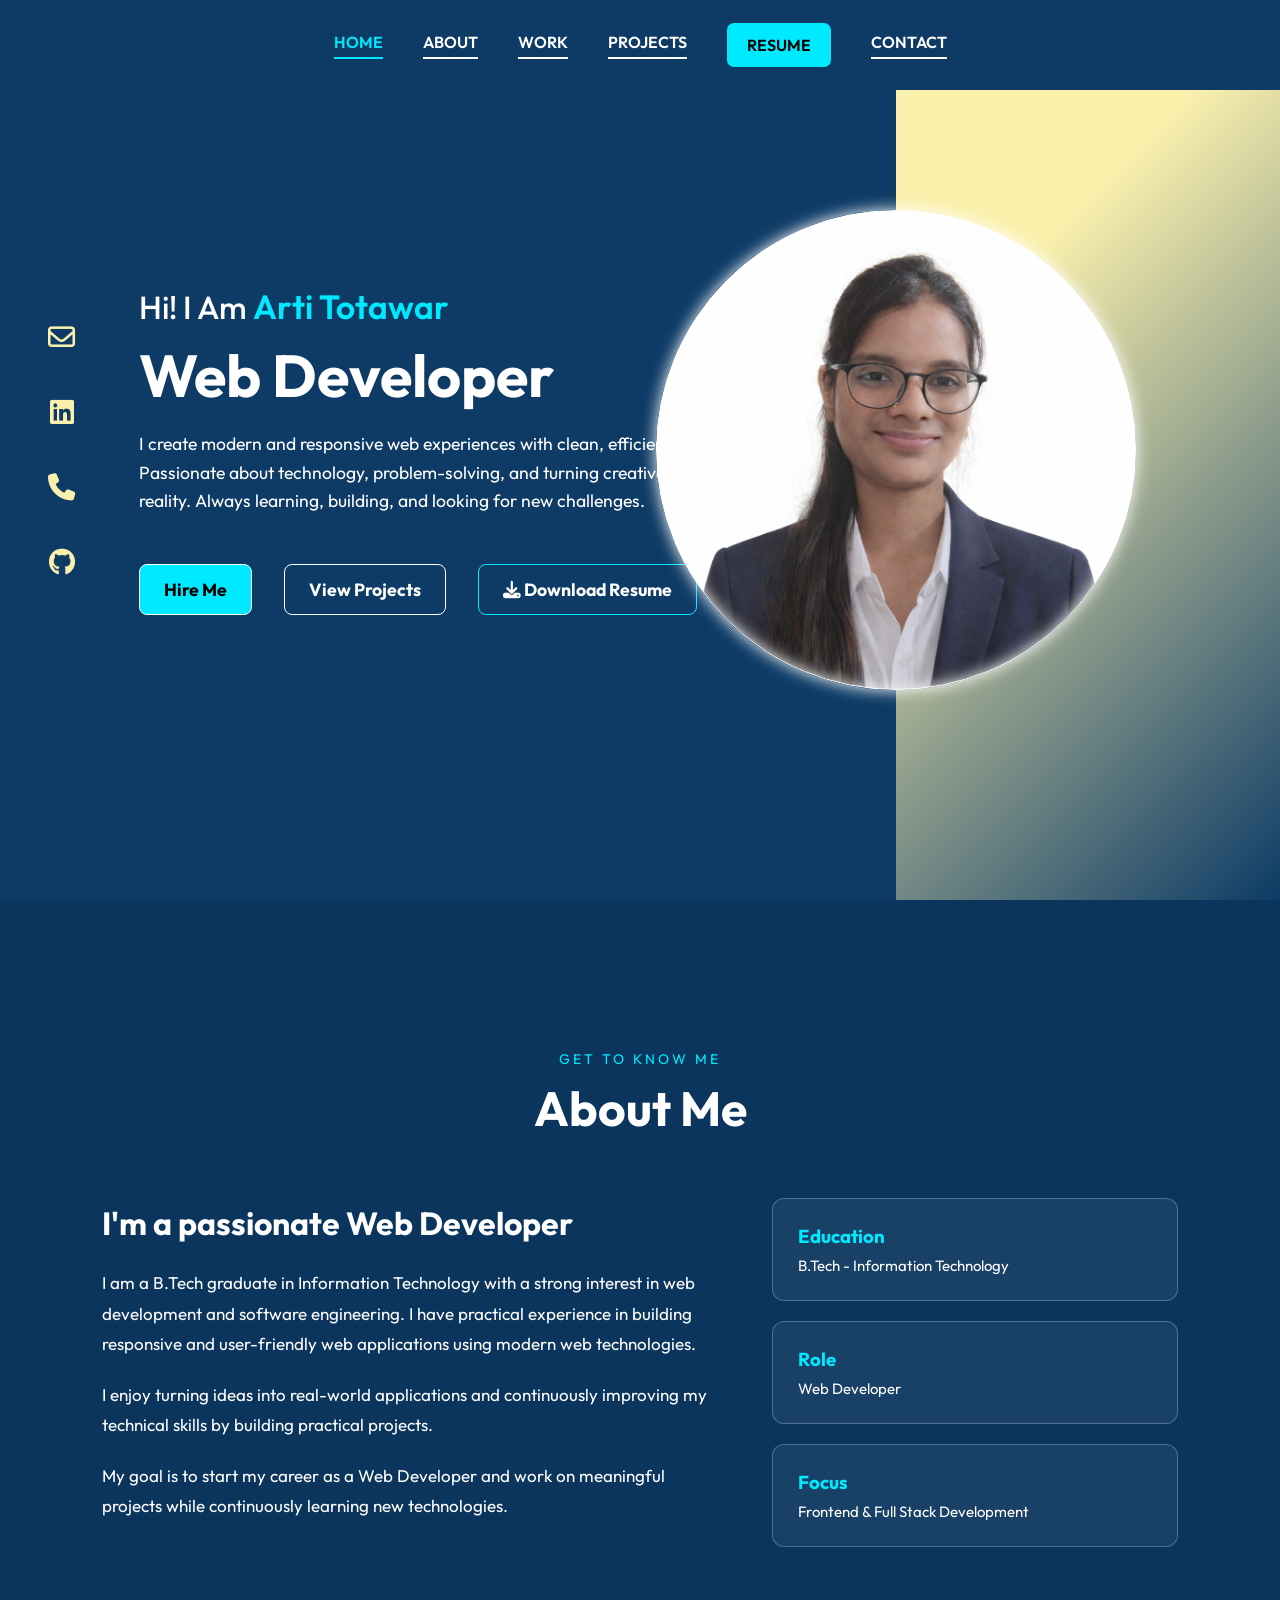
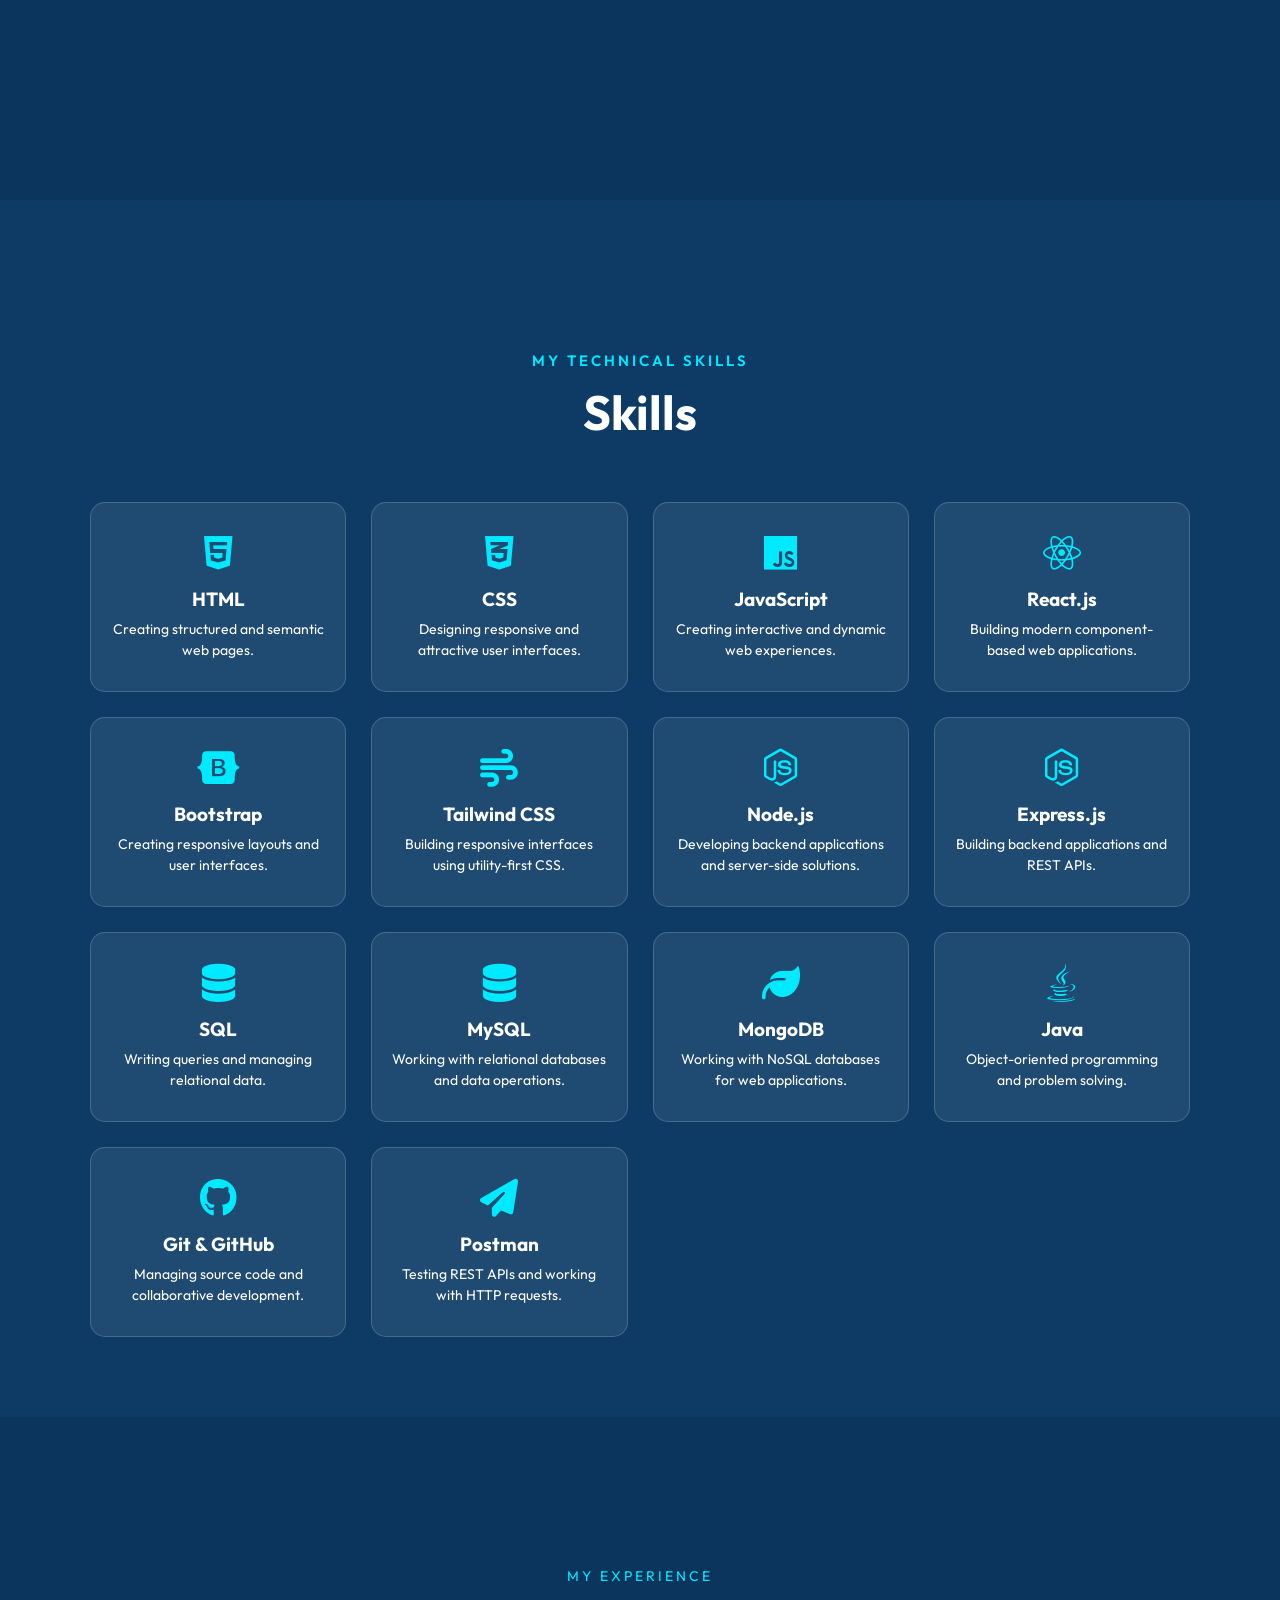
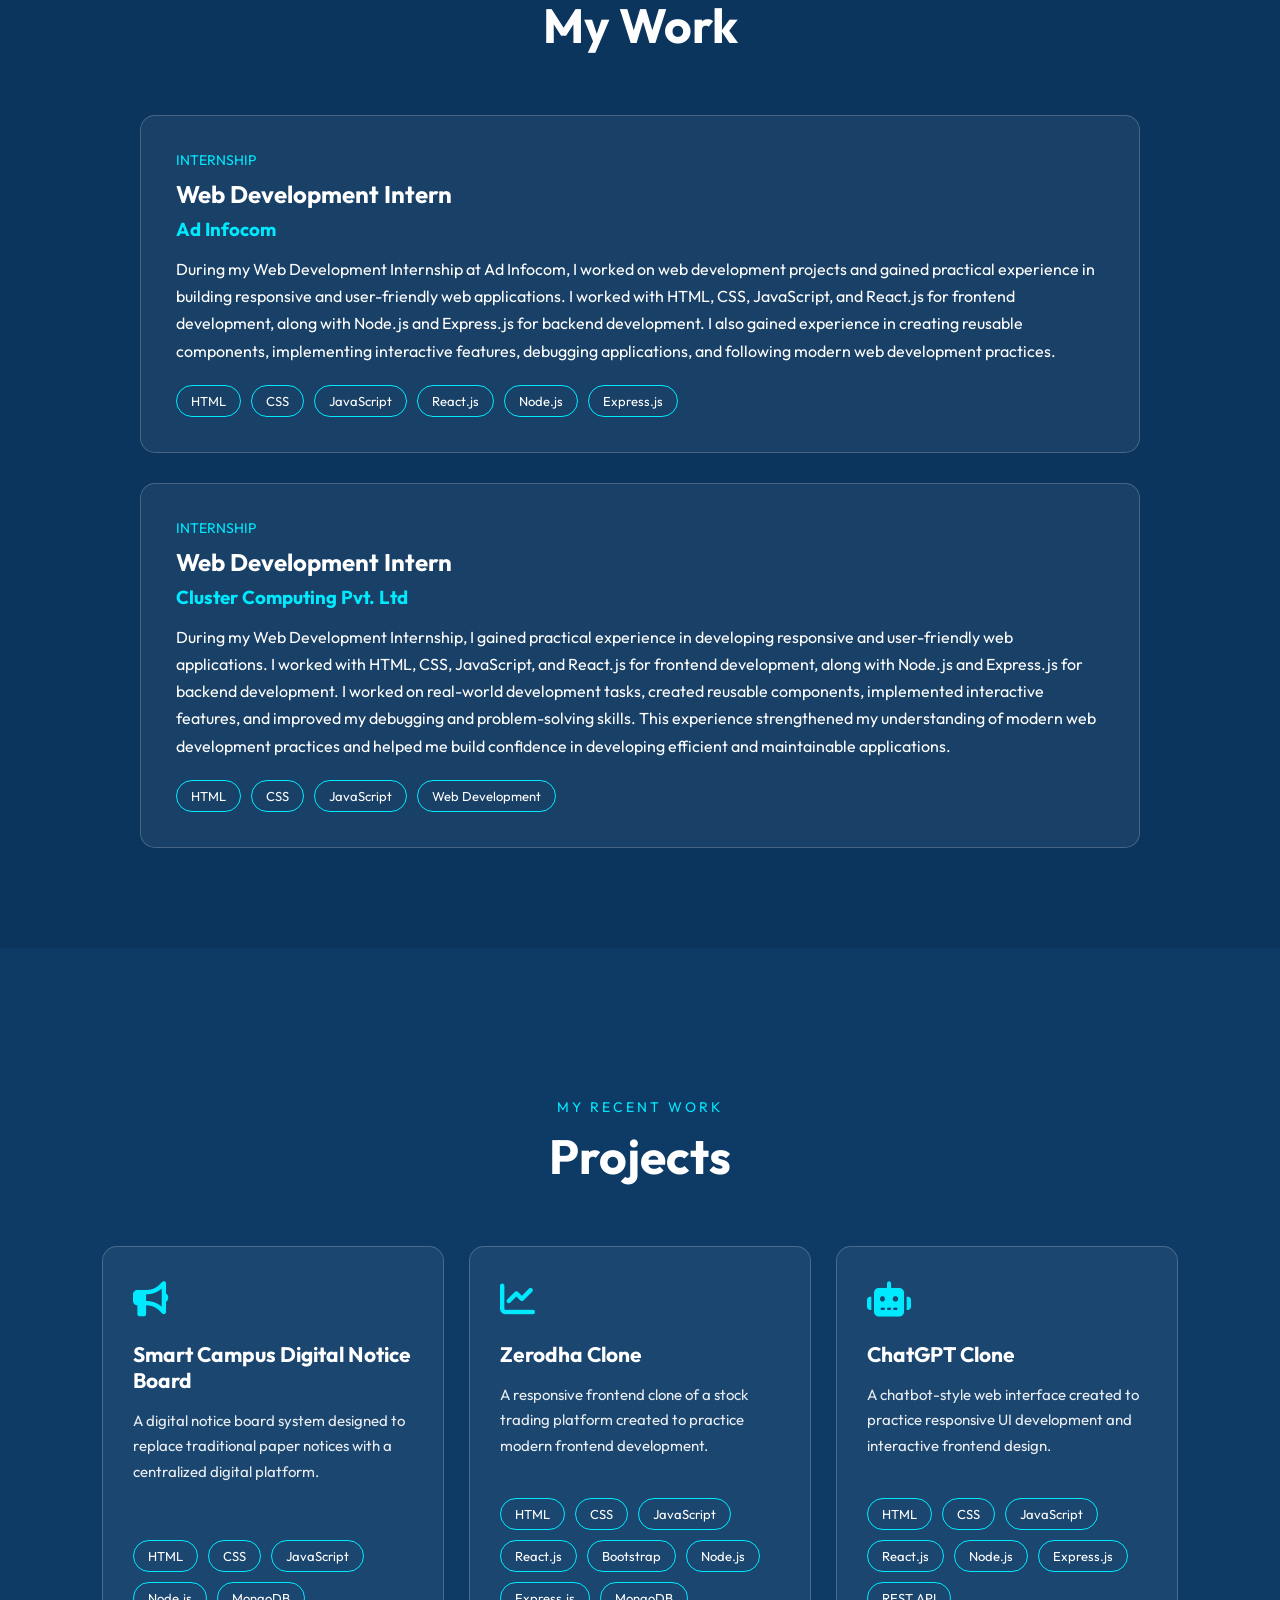
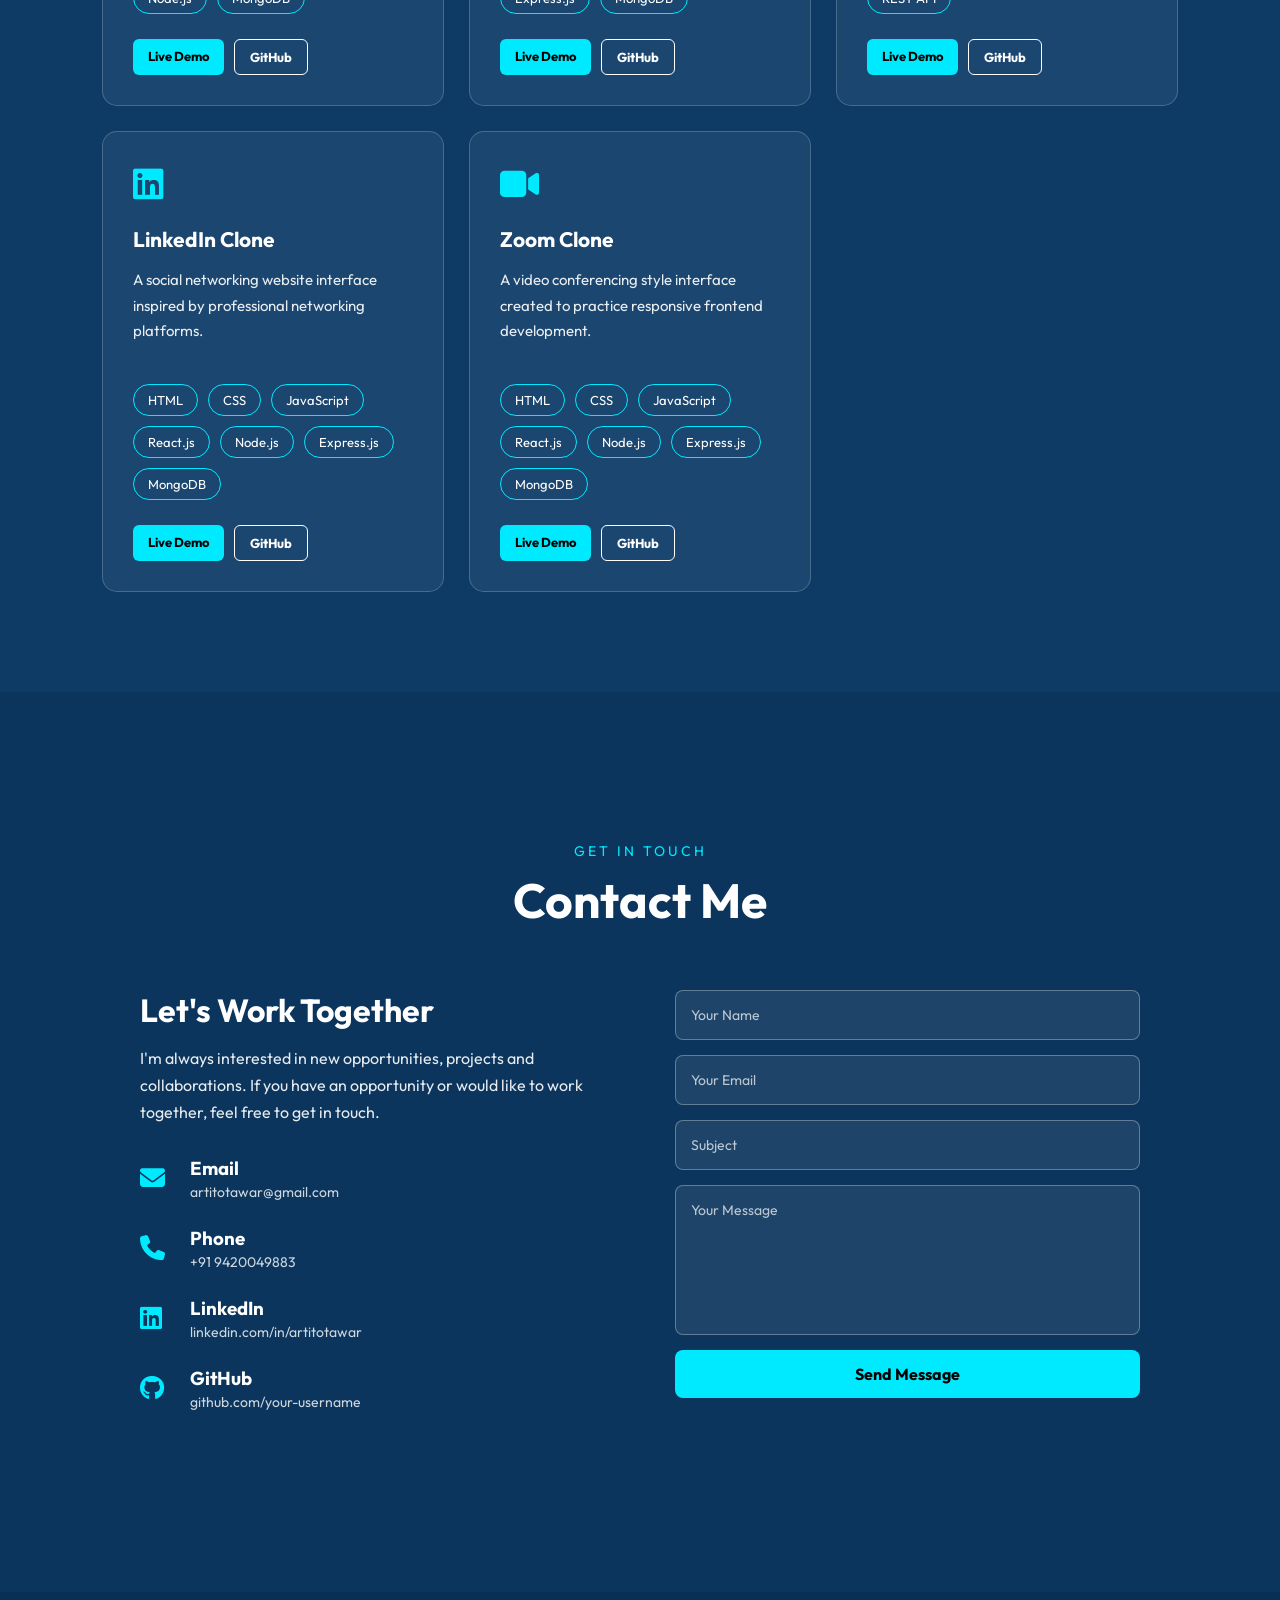
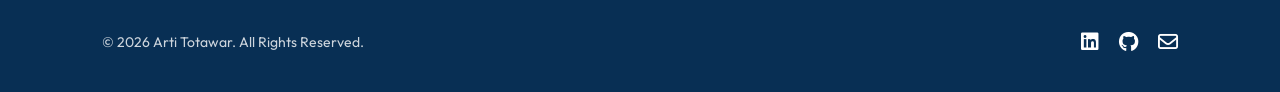
<file: index.html>
<!DOCTYPE html>
<html lang="en">

<head>

    <meta charset="UTF-8">
    <meta name="viewport" content="width=device-width, initial-scale=1.0">

    <title>Arti Totawar | Web Developer</title>

    <!-- CSS -->
    <link rel="stylesheet" href="style.css">

    <!-- Font Awesome -->
    <link
        rel="stylesheet"
        href="https://cdnjs.cloudflare.com/ajax/libs/font-awesome/6.7.2/css/all.min.css"
    >

</head>


<body>


    <!-- =====================================================
         NAVIGATION BAR
    ====================================================== -->

    <nav class="navlist">

        <a href="#home">HOME</a>

        <a href="#about">ABOUT</a>

        <a href="#work">WORK</a>

        <a href="#projects">PROJECTS</a>

        <a href="resume.pdf" target="_blank" class="resume-btn">
            RESUME
        </a>

        <a href="#contact">CONTACT</a>

    </nav>



    <!-- =====================================================
         HOME SECTION
    ====================================================== -->

    <section class="portfolio-container" id="home">


        <!-- LEFT SIDE -->

        <div class="left-container">


            <!-- SOCIAL ICONS -->

            <div class="icons">

                <!-- EMAIL -->

                <a href="artitotawar@gmail.com">

                    <i class="fa-regular fa-envelope"></i>

                </a>


                <!-- LINKEDIN -->

                <a
                    href="https://www.linkedin.com/in/artitotawar"
                    target="_blank"
                >

                    <i class="fa-brands fa-linkedin"></i>

                </a>


                <!-- PHONE -->

                <a href="tel:+91 9420049883">

                    <i class="fa-solid fa-phone"></i>

                </a>


                <!-- GITHUB -->

                <a
                    href="https://github.com/artitotawar"
                    target="_blank"
                >

                    <i class="fa-brands fa-github"></i>

                </a>

            </div>



            <!-- HOME CONTENT -->

            <div class="content">

                <p class="intro">

                    Hi! I Am
                    <span>Arti Totawar</span>

                </p>


                <h1>
                    Web Developer
                </h1>


                <p class="detail">

                    I create modern and responsive web experiences
                    with clean, efficient code. Passionate about
                    technology, problem-solving, and turning creative
                    ideas into reality. Always learning, building,
                    and looking for new challenges.

                </p>



                <!-- BUTTONS -->

                <div class="btn-container">

    <a href="#contact" class="btn hire-btn">
        Hire Me
    </a>

    <a href="#projects" class="btn project-btn">
        View Projects
    </a>

    <a href="resume.pdf" download class="btn resume-download-btn">
        <i class="fa-solid fa-download"></i>
        Download Resume
    </a>

</div>

            </div>

        </div>



        <!-- RIGHT SIDE -->

        <div class="right-container">

        </div>



        <!-- PROFILE IMAGE -->

        <div class="design">

            <div class="circle"></div>

            <div class="circle"></div>

        </div>


    </section>



    <!-- =====================================================
         ABOUT SECTION
    ====================================================== -->

    <section
        class="portfolio-section about-section"
        id="about"
    >


        <div class="section-title">

            <p>
                GET TO KNOW ME
            </p>

            <h1>
                About Me
            </h1>

        </div>



        <div class="about-content">


            <!-- ABOUT TEXT -->

            <div class="about-text">

                <h2>
                    I'm a passionate Web Developer
                </h2>


                <p>

                    I am a B.Tech graduate in Information Technology with a strong interest in web development and software engineering. I have practical experience in building responsive and user-friendly web applications using modern web technologies. 
                </p>


                <p>

                    I enjoy turning ideas into real-world
                    applications and continuously improving my
                    technical skills by building practical projects.

                </p>


                <p>

                    My goal is to start my career as a Web Developer
                    and work on meaningful projects while continuously
                    learning new technologies.

                </p>

            </div>



            <!-- ABOUT INFORMATION -->

            <div class="about-box">


                <div>

                    <h3>
                        Education
                    </h3>

                    <p>
                        B.Tech - Information Technology
                    </p>

                </div>


                <div>

                    <h3>
                        Role
                    </h3>

                    <p>
                        Web Developer
                    </p>

                </div>


                <div>

                    <h3>
                        Focus
                    </h3>

                    <p>
                        Frontend & Full Stack Development
                    </p>

                </div>


            </div>

        </div>


    </section>



    <!-- =========================
     SKILLS SECTION
========================= -->

<section id="skills" class="skills-section">

    <div class="section-heading">
        <span>MY TECHNICAL SKILLS</span>
        <h1>Skills</h1>
    </div>

    <div class="skills-grid">

        <!-- 1. HTML -->
        <div class="skill-card">
            <i class="fa-brands fa-html5"></i>
            <h3>HTML</h3>
            <p>Creating structured and semantic web pages.</p>
        </div>

        <!-- 2. CSS -->
        <div class="skill-card">
            <i class="fa-brands fa-css3-alt"></i>
            <h3>CSS</h3>
            <p>Designing responsive and attractive user interfaces.</p>
        </div>

        <!-- 3. JavaScript -->
        <div class="skill-card">
            <i class="fa-brands fa-js"></i>
            <h3>JavaScript</h3>
            <p>Creating interactive and dynamic web experiences.</p>
        </div>

        <!-- 4. React.js -->
        <div class="skill-card">
            <i class="fa-brands fa-react"></i>
            <h3>React.js</h3>
            <p>Building modern component-based web applications.</p>
        </div>

        <!-- 5. Bootstrap -->
        <div class="skill-card">
            <i class="fa-brands fa-bootstrap"></i>
            <h3>Bootstrap</h3>
            <p>Creating responsive layouts and user interfaces.</p>
        </div>

        <!-- 6. Tailwind CSS -->
        <div class="skill-card">
            <i class="fa-solid fa-wind"></i>
            <h3>Tailwind CSS</h3>
            <p>Building responsive interfaces using utility-first CSS.</p>
        </div>

        <!-- 7. Node.js -->
        <div class="skill-card">
            <i class="fa-brands fa-node-js"></i>
            <h3>Node.js</h3>
            <p>Developing backend applications and server-side solutions.</p>
        </div>

        <!-- 8. Express.js -->
        <div class="skill-card">
            <i class="fa-brands fa-node-js"></i>
            <h3>Express.js</h3>
            <p>Building backend applications and REST APIs.</p>
        </div>

        <!-- 9. SQL -->
        <div class="skill-card">
            <i class="fa-solid fa-database"></i>
            <h3>SQL</h3>
            <p>Writing queries and managing relational data.</p>
        </div>

        <!-- 10. MySQL -->
        <div class="skill-card">
            <i class="fa-solid fa-database"></i>
            <h3>MySQL</h3>
            <p>Working with relational databases and data operations.</p>
        </div>

        <!-- 11. MongoDB -->
        <div class="skill-card">
            <i class="fa-solid fa-leaf"></i>
            <h3>MongoDB</h3>
            <p>Working with NoSQL databases for web applications.</p>
        </div>

        <!-- 12. Java -->
        <div class="skill-card">
            <i class="fa-brands fa-java"></i>
            <h3>Java</h3>
            <p>Object-oriented programming and problem solving.</p>
        </div>

        <!-- 13. Git & GitHub -->
        <div class="skill-card">
            <i class="fa-brands fa-github"></i>
            <h3>Git & GitHub</h3>
            <p>Managing source code and collaborative development.</p>
        </div>

        <!-- 14. Postman -->
        <div class="skill-card">
            <i class="fa-solid fa-paper-plane"></i>
            <h3>Postman</h3>
            <p>Testing REST APIs and working with HTTP requests.</p>
        </div>

    </div>

</section>



    <!-- =====================================================
         WORK SECTION
    ====================================================== -->

    <section
        class="portfolio-section work-section"
        id="work"
    >


        <div class="section-title">

            <p>
                MY EXPERIENCE
            </p>

            <h1>
                My Work
            </h1>

        </div>



        <div class="work-container">


            <!-- WORK 1 -->

            <div class="work-card">


                <div class="work-date">
                    Internship
                </div>


                <h2>
                    Web Development Intern
                </h2>


                <h3>
                    Ad Infocom
                </h3>


                <p>

                    During my Web Development Internship at Ad Infocom, I worked on web development projects and gained practical experience in building responsive and user-friendly web applications. I worked with HTML, CSS, JavaScript, and React.js for frontend development, along with Node.js and Express.js for backend development. I also gained experience in creating reusable components, implementing interactive features, debugging applications, and following modern web development practices.

                </p>



                <div class="technology-list">

                    <span>HTML</span>

                    <span>CSS</span>

                    <span>JavaScript</span>

                    <span>React.js</span>

                    <span>Node.js</span>

                    <span>Express.js</span>

                </div>


            </div>



            <!-- WORK 2 -->

            <div class="work-card">


                <div class="work-date">
                    Internship
                </div>


                <h2>
                    Web Development Intern
                </h2>


                <h3>
                   Cluster Computing Pvt. Ltd
                </h3>


                <p>

                    During my Web Development Internship, I gained practical experience in developing responsive and user-friendly web applications. I worked with HTML, CSS, JavaScript, and React.js for frontend development, along with Node.js and Express.js for backend development. I worked on real-world development tasks, created reusable components, implemented interactive features, and improved my debugging and problem-solving skills. This experience strengthened my understanding of modern web development practices and helped me build confidence in developing efficient and maintainable applications.
                </p>



                <div class="technology-list">

                    <span>HTML</span>

                    <span>CSS</span>

                    <span>JavaScript</span>

                    <span>Web Development</span>

                </div>


            </div>


        </div>


    </section>



    <!-- =====================================================
         PROJECTS SECTION
    ====================================================== -->

    <section
        class="portfolio-section projects-section"
        id="projects"
    >


        <div class="section-title">

            <p>
                MY RECENT WORK
            </p>

            <h1>
                Projects
            </h1>

        </div>



        <div class="project-grid">


            <!-- PROJECT 1 -->

            <div class="project-card">

                <div class="project-icon">

                    <i class="fa-solid fa-bullhorn"></i>

                </div>


                <h2>
                    Smart Campus Digital Notice Board
                </h2>


                <p>

                    A digital notice board system designed
                    to replace traditional paper notices with
                    a centralized digital platform.

                </p>



                <div class="technology-list">

                    <span>HTML</span>

                    <span>CSS</span>

                    <span>JavaScript</span>

                    <span>Node.js</span>

                    <span>MongoDB</span>

                </div>



                <div class="project-links">

                    <a
                        href="#"
                        class="card-btn"
                    >
                        Live Demo
                    </a>


                    <a
                        href="#"
                        class="card-btn github-btn"
                    >
                        GitHub
                    </a>

                </div>

            </div>



            <!-- PROJECT 2 -->

            <div class="project-card">

                <div class="project-icon">

                    <i class="fa-solid fa-chart-line"></i>

                </div>


                <h2>
                    Zerodha Clone
                </h2>


                <p>

                    A responsive frontend clone of a stock
                    trading platform created to practice
                    modern frontend development.

                </p>



                <div class="technology-list">

                    <span>HTML</span>
    <span>CSS</span>
    <span>JavaScript</span>
    <span>React.js</span>
    <span>Bootstrap</span>
    <span>Node.js</span>
    <span>Express.js</span>
    <span>MongoDB</span>
                </div>



                <div class="project-links">

                    <a
                        href="#"
                        class="card-btn"
                    >
                        Live Demo
                    </a>


                    <a
                        href="#"
                        class="card-btn github-btn"
                    >
                        GitHub
                    </a>

                </div>

            </div>



            <!-- PROJECT 3 -->

            <div class="project-card">

                <div class="project-icon">

                    <i class="fa-solid fa-robot"></i>

                </div>


                <h2>
                    ChatGPT Clone
                </h2>


                <p>

                    A chatbot-style web interface created
                    to practice responsive UI development
                    and interactive frontend design.

                </p>



                <div class="technology-list">

                    <div class="technology-list">
    <span>HTML</span>
    <span>CSS</span>
    <span>JavaScript</span>
    <span>React.js</span>
    <span>Node.js</span>
    <span>Express.js</span>
    <span>REST API</span>
</div>

                </div>



                <div class="project-links">

                    <a
                        href="#"
                        class="card-btn"
                    >
                        Live Demo
                    </a>


                    <a
                        href="#"
                        class="card-btn github-btn"
                    >
                        GitHub
                    </a>

                </div>

            </div>



            <!-- PROJECT 4 -->

            <div class="project-card">

                <div class="project-icon">

                    <i class="fa-brands fa-linkedin"></i>

                </div>


                <h2>
                    LinkedIn Clone
                </h2>


                <p>

                    A social networking website interface
                    inspired by professional networking
                    platforms.

                </p>



                <div class="technology-list">

                    <div class="technology-list">
    <span>HTML</span>
    <span>CSS</span>
    <span>JavaScript</span>
    <span>React.js</span>
    <span>Node.js</span>
    <span>Express.js</span>
    <span>MongoDB</span>
</div>

                </div>



                <div class="project-links">

                    <a
                        href="#"
                        class="card-btn"
                    >
                        Live Demo
                    </a>


                    <a
                        href="#"
                        class="card-btn github-btn"
                    >
                        GitHub
                    </a>

                </div>

            </div>



            <!-- PROJECT 5 -->

            <div class="project-card">

                <div class="project-icon">

                    <i class="fa-solid fa-video"></i>

                </div>


                <h2>
                    Zoom Clone
                </h2>


                <p>

                    A video conferencing style interface
                    created to practice responsive frontend
                    development.

                </p>



                <div class="technology-list">

                    <span>HTML</span>
    <span>CSS</span>
    <span>JavaScript</span>
    <span>React.js</span>
    <span>Node.js</span>
    <span>Express.js</span>
    <span>MongoDB</span>
                </div>



                <div class="project-links">

                    <a
                        href="#"
                        class="card-btn"
                    >
                        Live Demo
                    </a>


                    <a
                        href="#"
                        class="card-btn github-btn"
                    >
                        GitHub
                    </a>

                </div>

            </div>


        </div>


    </section>



    <!-- =====================================================
         CONTACT SECTION
    ====================================================== -->

    <section
        class="portfolio-section contact-section"
        id="contact"
    >


        <div class="section-title">

            <p>
                GET IN TOUCH
            </p>

            <h1>
                Contact Me
            </h1>

        </div>



        <div class="contact-container">


            <!-- CONTACT INFORMATION -->

            <div class="contact-text">


                <h2>
                    Let's Work Together
                </h2>


                <p>

                    I'm always interested in new opportunities,
                    projects and collaborations. If you have an
                    opportunity or would like to work together,
                    feel free to get in touch.

                </p>



                <!-- EMAIL -->

                <div class="contact-item">

                    <i class="fa-solid fa-envelope"></i>

                    <div>

                        <h3>
                            Email
                        </h3>

                        <p>
                            artitotawar@gmail.com
                        </p>

                    </div>

                </div>



                <!-- PHONE -->

                <div class="contact-item">

                    <i class="fa-solid fa-phone"></i>

                    <div>

                        <h3>
                            Phone
                        </h3>

                        <p>
                            +91 9420049883
                        </p>

                    </div>

                </div>



                <!-- LINKEDIN -->

                <div class="contact-item">

                    <i class="fa-brands fa-linkedin"></i>

                    <div>

                        <h3>
                            LinkedIn
                        </h3>

                        <p>
                            linkedin.com/in/artitotawar
                        </p>

                    </div>

                </div>



                <!-- GITHUB -->

                <div class="contact-item">

                    <i class="fa-brands fa-github"></i>

                    <div>

                        <h3>
                            GitHub
                        </h3>

                        <p>
                            github.com/your-username
                        </p>

                    </div>

                </div>


            </div>



            <!-- CONTACT FORM -->

            <form class="contact-form">


                <input
                    type="text"
                    placeholder="Your Name"
                    required
                >


                <input
                    type="email"
                    placeholder="Your Email"
                    required
                >


                <input
                    type="text"
                    placeholder="Subject"
                >


                <textarea
                    placeholder="Your Message"
                    required
                ></textarea>


                <button type="submit">
                    Send Message
                </button>


            </form>


        </div>


    </section>



    <!-- =====================================================
         FOOTER
    ====================================================== -->

    <footer class="footer">

        <p>
            © 2026 Arti Totawar. All Rights Reserved.
        </p>


        <div class="footer-icons">


            <a
                href="https://www.linkedin.com/"
                target="_blank"
            >

                <i class="fa-brands fa-linkedin"></i>

            </a>


            <a
                href="https://github.com/"
                target="_blank"
            >

                <i class="fa-brands fa-github"></i>

            </a>


            <a href="artitotawar@gmail.com">

                <i class="fa-regular fa-envelope"></i>

            </a>


        </div>

    </footer>

<script src="script.js"></script>
</body>

</html>
</file>
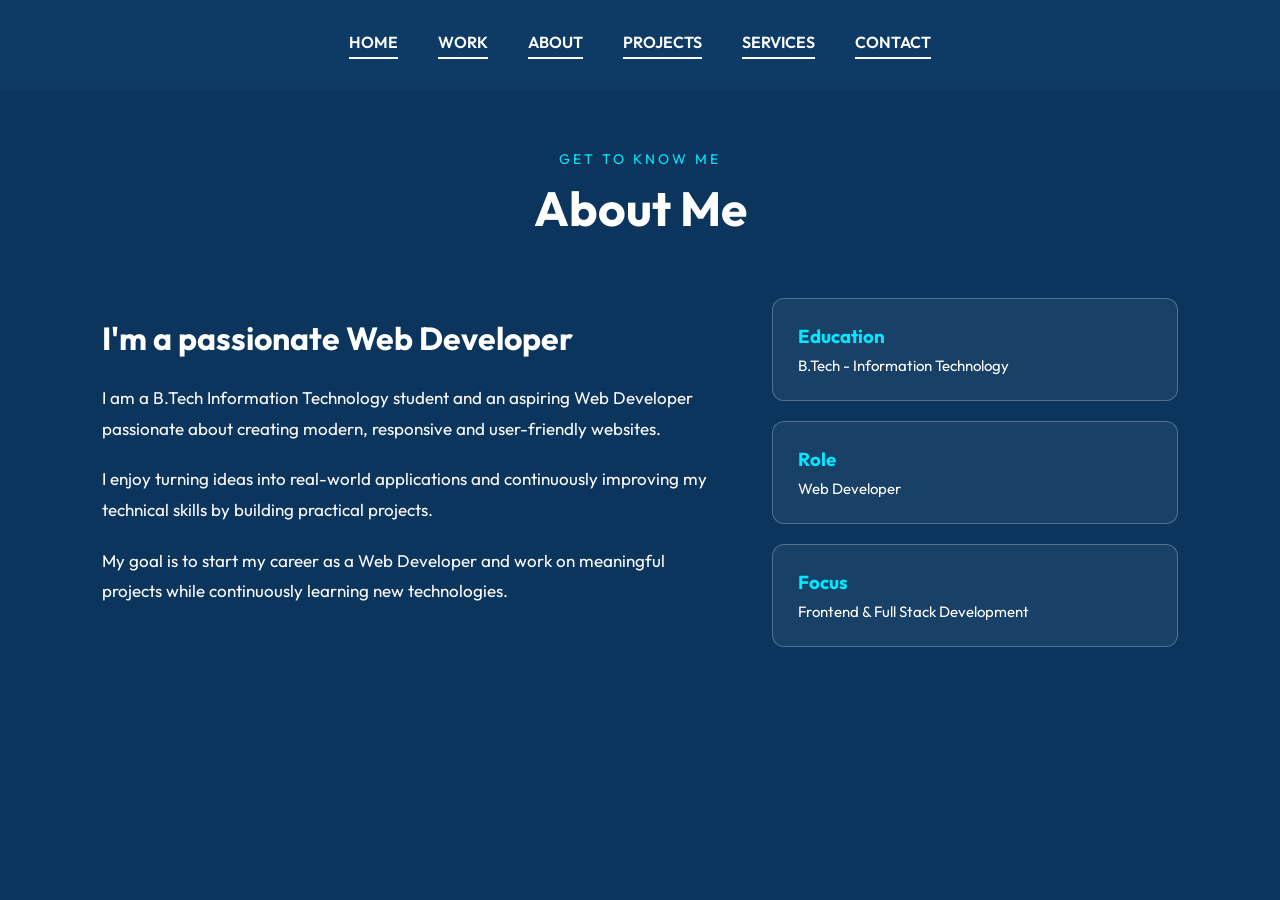
<file: about.html>
<!DOCTYPE html>
<html lang="en">

<head>
    <meta charset="UTF-8">
    <meta name="viewport" content="width=device-width, initial-scale=1.0">

    <title>About | Arti Totawar</title>

    <link rel="stylesheet" href="style.css">

    <link rel="stylesheet"
        href="https://cdnjs.cloudflare.com/ajax/libs/font-awesome/6.7.2/css/all.min.css">
</head>

<body>

    <div class="inner-page">

        <nav class="navlist">

            <a href="index.html">HOME</a>
            <a href="work.html">WORK</a>
            <a href="about.html">ABOUT</a>
            <a href="project.html">PROJECTS</a>
            <a href="service.html">SERVICES</a>
            <a href="contact.html">CONTACT</a>

        </nav>


        <section class="portfolio-section about-section" id="about">

    <div class="section-title">
        <p>GET TO KNOW ME</p>
        <h1>About Me</h1>
    </div>

    <div class="about-content">

        <div class="about-text">

            <h2>I'm a passionate Web Developer</h2>

            <p>
                I am a B.Tech Information Technology student and an aspiring
                Web Developer passionate about creating modern, responsive
                and user-friendly websites.
            </p>

            <p>
                I enjoy turning ideas into real-world applications and
                continuously improving my technical skills by building
                practical projects.
            </p>

            <p>
                My goal is to start my career as a Web Developer and work
                on meaningful projects while continuously learning new
                technologies.
            </p>

        </div>


        <div class="about-box">

            <div>
                <h3>Education</h3>
                <p>B.Tech - Information Technology</p>
            </div>

            <div>
                <h3>Role</h3>
                <p>Web Developer</p>
            </div>

            <div>
                <h3>Focus</h3>
                <p>Frontend & Full Stack Development</p>
            </div>

        </div>

    </div>

</section>

    </div>

</body>

</html>
</file>
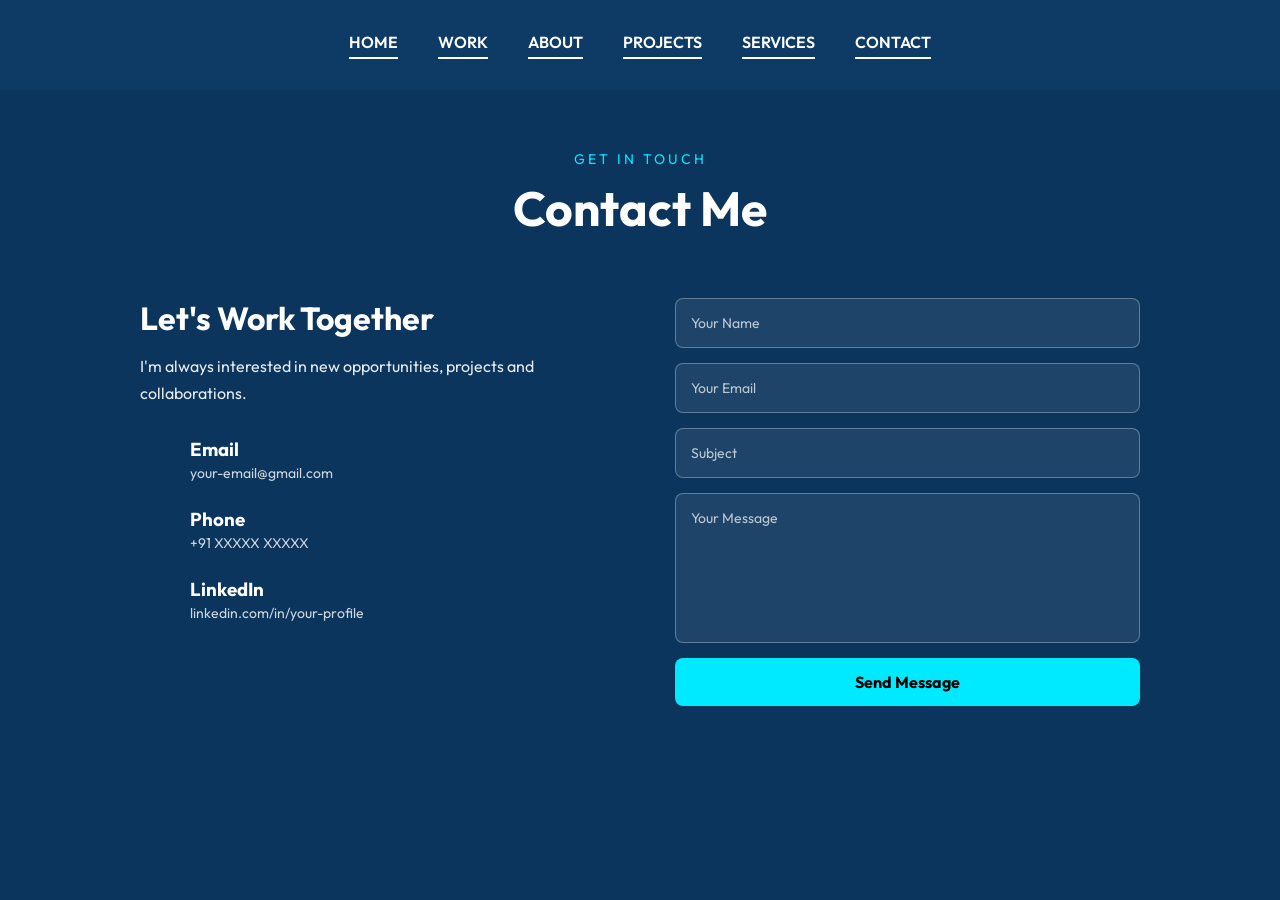
<file: contact.html>
<!DOCTYPE html>
<html lang="en">

<head>

    <meta charset="UTF-8">
    <meta name="viewport" content="width=device-width, initial-scale=1.0">

    <title>Contact | Arti Totawar</title>

    <link rel="stylesheet" href="style.css">

</head>

<body>

    <div class="inner-page">

        <nav class="navlist">

            <a href="index.html">HOME</a>
            <a href="work.html">WORK</a>
            <a href="about.html">ABOUT</a>
            <a href="project.html">PROJECTS</a>
            <a href="service.html">SERVICES</a>
            <a href="contact.html">CONTACT</a>

        </nav>


        <section class="portfolio-section contact-section" id="contact">

    <div class="section-title">

        <p>GET IN TOUCH</p>
        <h1>Contact Me</h1>

    </div>


    <div class="contact-container">


        <div class="contact-text">

            <h2>Let's Work Together</h2>

            <p>
                I'm always interested in new opportunities,
                projects and collaborations.
            </p>


            <div class="contact-item">

                <i class="fa-solid fa-envelope"></i>

                <div>
                    <h3>Email</h3>
                    <p>your-email@gmail.com</p>
                </div>

            </div>


            <div class="contact-item">

                <i class="fa-solid fa-phone"></i>

                <div>
                    <h3>Phone</h3>
                    <p>+91 XXXXX XXXXX</p>
                </div>

            </div>


            <div class="contact-item">

                <i class="fa-brands fa-linkedin"></i>

                <div>
                    <h3>LinkedIn</h3>
                    <p>linkedin.com/in/your-profile</p>
                </div>

            </div>

        </div>


        <form class="contact-form">

            <input
                type="text"
                placeholder="Your Name"
                required
            >

            <input
                type="email"
                placeholder="Your Email"
                required
            >

            <input
                type="text"
                placeholder="Subject"
            >

            <textarea
                placeholder="Your Message"
                required
            ></textarea>

            <button type="submit">
                Send Message
            </button>

        </form>

    </div>

</section>

    </div>

</body>

</html>
</file>
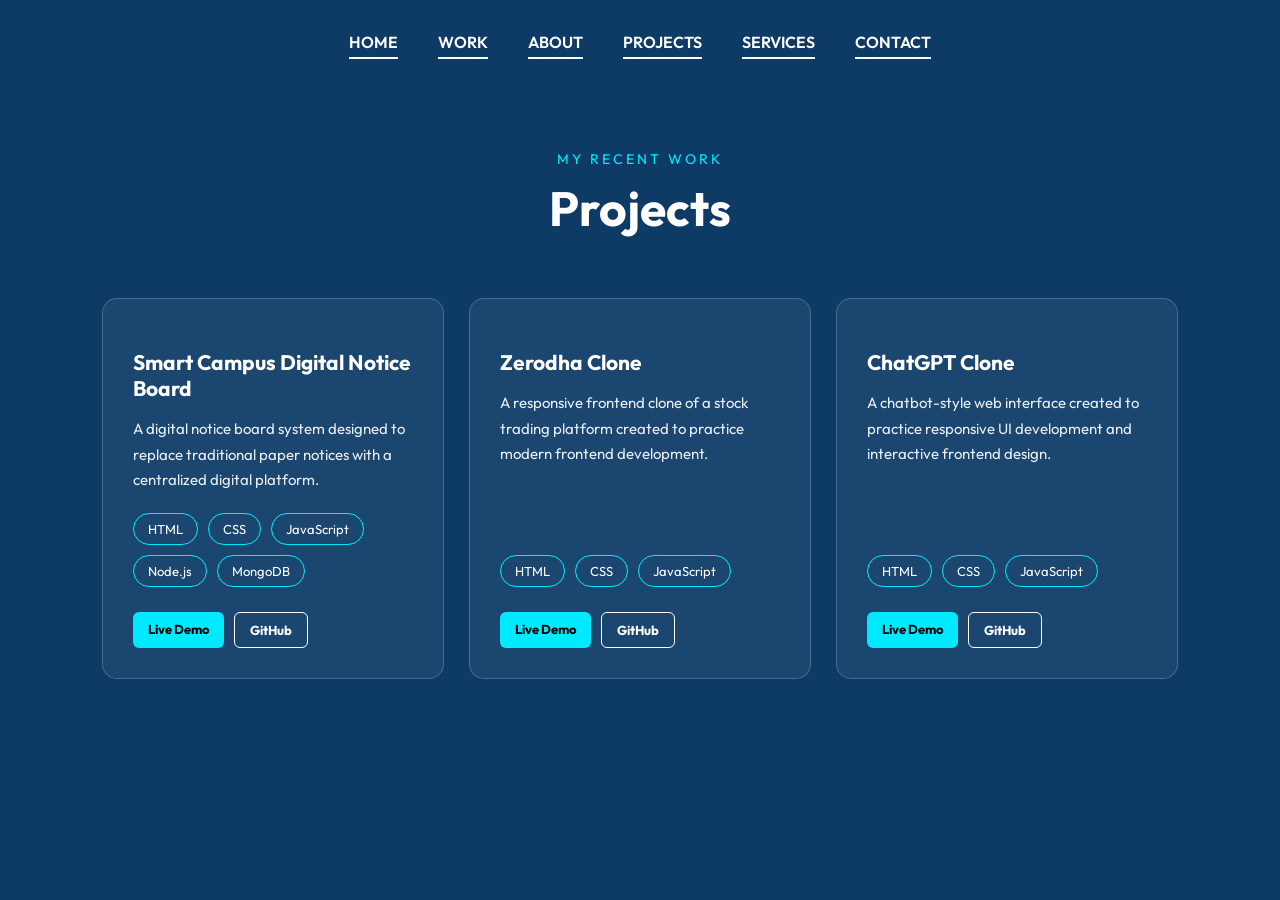
<file: project.html>
<!DOCTYPE html>
<html lang="en">

<head>

    <meta charset="UTF-8">
    <meta name="viewport" content="width=device-width, initial-scale=1.0">

    <title>Projects | Arti Totawar</title>

    <link rel="stylesheet" href="style.css">

</head>

<body>

    <div class="inner-page">

        <nav class="navlist">

            <a href="index.html">HOME</a>
            <a href="work.html">WORK</a>
            <a href="about.html">ABOUT</a>
            <a href="project.html">PROJECTS</a>
            <a href="service.html">SERVICES</a>
            <a href="contact.html">CONTACT</a>

        </nav>


        <section class="portfolio-section projects-section" id="projects">

    <div class="section-title">

        <p>MY RECENT WORK</p>
        <h1>Projects</h1>

    </div>


    <div class="project-grid">


        <div class="project-card">

            <div class="project-icon">
                <i class="fa-solid fa-bullhorn"></i>
            </div>

            <h2>Smart Campus Digital Notice Board</h2>

            <p>
                A digital notice board system designed to replace
                traditional paper notices with a centralized
                digital platform.
            </p>

            <div class="technology-list">

                <span>HTML</span>
                <span>CSS</span>
                <span>JavaScript</span>
                <span>Node.js</span>
                <span>MongoDB</span>

            </div>

            <div class="project-links">

                <a href="#" class="card-btn">
                    Live Demo
                </a>

                <a href="#" class="card-btn github-btn">
                    GitHub
                </a>

            </div>

        </div>


        <div class="project-card">

            <div class="project-icon">
                <i class="fa-solid fa-chart-line"></i>
            </div>

            <h2>Zerodha Clone</h2>

            <p>
                A responsive frontend clone of a stock trading
                platform created to practice modern frontend
                development.
            </p>

            <div class="technology-list">

                <span>HTML</span>
                <span>CSS</span>
                <span>JavaScript</span>

            </div>

            <div class="project-links">

                <a href="#" class="card-btn">
                    Live Demo
                </a>

                <a href="#" class="card-btn github-btn">
                    GitHub
                </a>

            </div>

        </div>


        <div class="project-card">

            <div class="project-icon">
                <i class="fa-solid fa-robot"></i>
            </div>

            <h2>ChatGPT Clone</h2>

            <p>
                A chatbot-style web interface created to practice
                responsive UI development and interactive frontend
                design.
            </p>

            <div class="technology-list">

                <span>HTML</span>
                <span>CSS</span>
                <span>JavaScript</span>

            </div>

            <div class="project-links">

                <a href="#" class="card-btn">
                    Live Demo
                </a>

                <a href="#" class="card-btn github-btn">
                    GitHub
                </a>

            </div>

        </div>


    </div>

</section>

    </div>

</body>

</html>
</file>
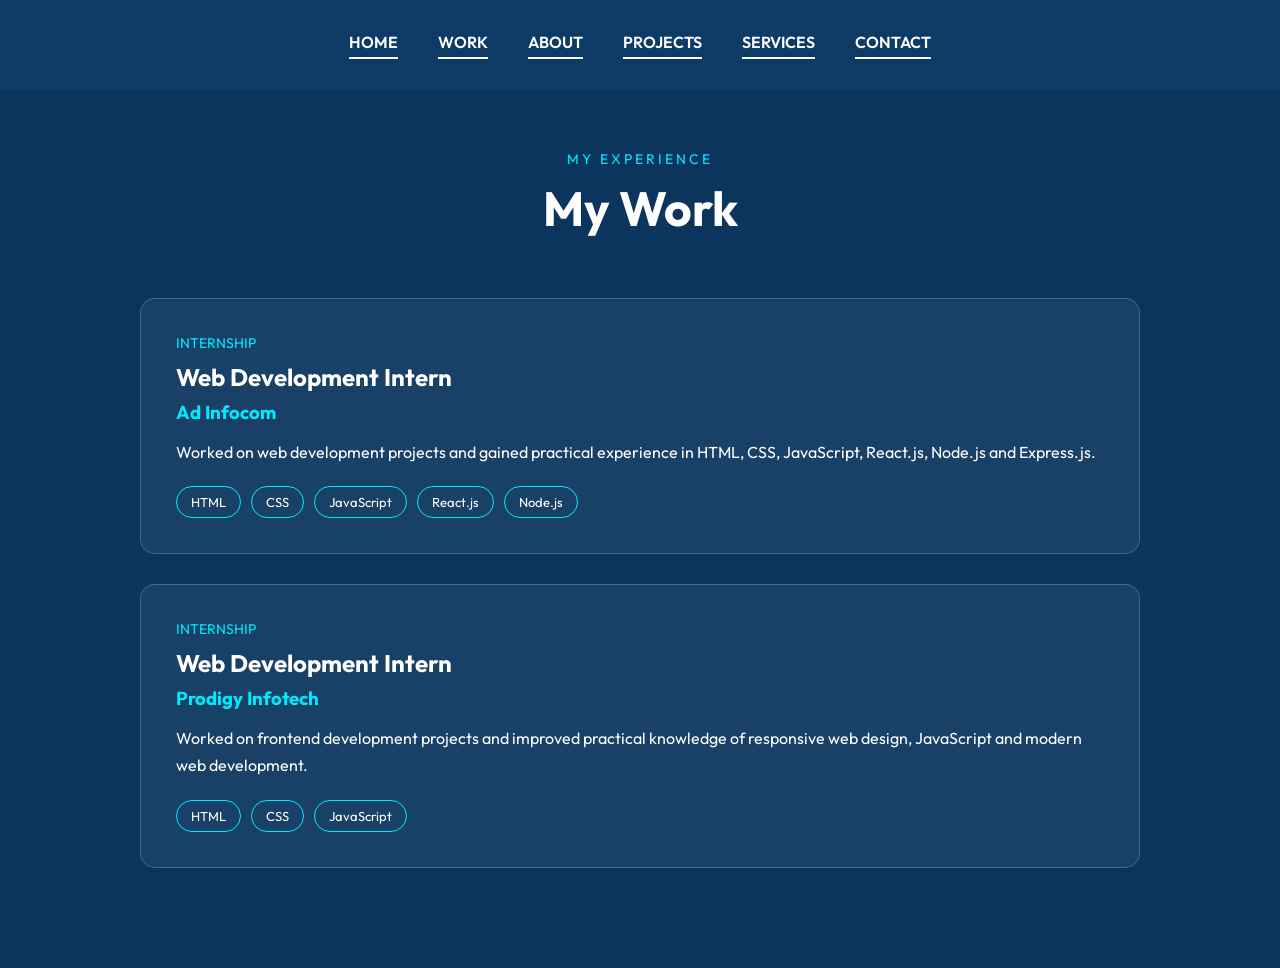
<file: work.html>
<!DOCTYPE html>
<html lang="en">

<head>

    <meta charset="UTF-8">
    <meta name="viewport" content="width=device-width, initial-scale=1.0">

    <title>Work | Arti Totawar</title>

    <link rel="stylesheet" href="style.css">

</head>

<body>

    <div class="inner-page">

        <nav class="navlist">

            <a href="index.html">HOME</a>
            <a href="work.html">WORK</a>
            <a href="about.html">ABOUT</a>
            <a href="project.html">PROJECTS</a>
            <a href="service.html">SERVICES</a>
            <a href="contact.html">CONTACT</a>

        </nav>


        <section class="portfolio-section work-section" id="work">

    <div class="section-title">

        <p>MY EXPERIENCE</p>
        <h1>My Work</h1>

    </div>


    <div class="work-container">

        <div class="work-card">

            <div class="work-date">
                Internship
            </div>

            <h2>Web Development Intern</h2>

            <h3>Ad Infocom</h3>

            <p>
                Worked on web development projects and gained practical
                experience in HTML, CSS, JavaScript, React.js, Node.js
                and Express.js.
            </p>

            <div class="technology-list">

                <span>HTML</span>
                <span>CSS</span>
                <span>JavaScript</span>
                <span>React.js</span>
                <span>Node.js</span>

            </div>

        </div>


        <div class="work-card">

            <div class="work-date">
                Internship
            </div>

            <h2>Web Development Intern</h2>

            <h3>Prodigy Infotech</h3>

            <p>
                Worked on frontend development projects and improved
                practical knowledge of responsive web design,
                JavaScript and modern web development.
            </p>

            <div class="technology-list">

                <span>HTML</span>
                <span>CSS</span>
                <span>JavaScript</span>

            </div>

        </div>

    </div>

</section>

        </section>

    </div>

</body>

</html>
</file>
<file: style.css>
@import url('https://fonts.googleapis.com/css2?family=Outfit:wght@300;400;500;600;700;800&display=swap');

* {
    margin: 0;
    padding: 0;
    box-sizing: border-box;
    font-family: "Outfit", sans-serif;
}

html {
    scroll-behavior: smooth;
    scroll-padding-top: 90px;
}

body {
    font-family: "Outfit", sans-serif;
    font-style: normal;
}

a {
    text-decoration: none;
}


/* =====================================================
   NAVIGATION BAR
===================================================== */

.navlist {
    display: flex;
    gap: 2.5rem;

    height: 15vh;
    width: 100%;

    justify-content: center;
    align-items: center;

   position: fixed;
top: 0;
left:0;

    z-index: 1000;

    background: #0d3b66;
}

.navlist a {
    text-decoration: none;
    text-transform: uppercase;
    font-size: 1rem;
    font-weight: 600;
    font-style: normal;

    color: #ffffff;

    position: relative;

    padding-bottom: 7px;

    transition: 0.3s;
}


/* Navigation underline */

.navlist a::after {
    content: "";

    position: absolute;

    width: 100%;
    height: 2px;

    left: 0;
    bottom: 0;

    background: #ffffff;

    transition: 0.3s;
}

.navlist a:hover {
    color: #00eaff;
}

.navlist a:hover::after {
    background: #00eaff;
}


/* =====================================================
   RESUME BUTTON
===================================================== */

.navlist .resume-btn {
    background: #00eaff;

    color: #000000;

    padding: 10px 18px;

    border-radius: 7px;

    border: 2px solid #00eaff;

    transition: 0.3s;
}

.navlist .resume-btn::after {
    display: none;
}

.navlist .resume-btn:hover {
    background: transparent;
    color: #00eaff;
}


/* =====================================================
   HOME SECTION
===================================================== */

.portfolio-container {
    width: 100%;
    min-height: 100vh;

    display: flex;

    position: relative;

    overflow: hidden;

    background: #0D3B66;
}


/* =====================================================
   HOME LEFT SIDE
===================================================== */

.left-container {
    width: 70%;
    height: 100vh;
    min-height: 700px;

    background: #0D3B66;

    display: flex;
    align-items: center;

    padding-left: 3rem;

    flex-shrink: 0;

    position: relative;

    z-index: 3;
}


/* =====================================================
   HOME RIGHT SIDE
===================================================== */

.right-container {
    width: 30%;
    height: 100vh;
    min-height: 700px;

    background: linear-gradient(
        -45deg,
        #0D3B66,
        #faf0ac 70%
    );

    flex-shrink: 0;
}


/* =====================================================
   SOCIAL ICONS
===================================================== */

.icons {
    display: flex;

    flex-direction: column;

    justify-content: center;
    align-items: center;

    gap: 3rem;

    position: relative;

    z-index: 10;
}

.icons a {
    text-decoration: none;
}

.icons i {
    font-size: 1.7rem;

    color: #faf0ac;

    cursor: pointer;

    transition: 0.3s;
}

.icons i:hover {
    color: #00eaff;

    transform: scale(1.2);
}


/* =====================================================
   HOME CONTENT
===================================================== */

.content {
    margin-left: 4rem;

    position: relative;

    z-index: 10;
}

.content .intro {
    font-size: 2rem;
    font-weight: 500;
    font-style: normal;
    color: #ffffff;
    margin-bottom: 10px;
}

.content .intro span {
    color: #00eaff;
    font-size: 2.1rem;
    font-weight: 600;
}

.content h1 {
    font-size: 3.7rem;
    font-weight: 700;
    color: #ffffff;
    margin-bottom: 15px;
}

.content .detail {
    font-size: 1.1rem;
    font-weight: 400;
    font-style: normal;
    color: #ffffff;
    max-width: 38rem;
    margin: 1.1rem 0 3rem 0;
    line-height: 1.8rem;
}

/* =====================================================
   HOME BUTTONS
===================================================== */

.btn-container {
    display: flex;

    gap: 2rem;
}

.btn {
    display: inline-block;

    font-size: 1.1rem;

    padding: 0.8rem 1.5rem;

    border-radius: 0.5rem;

    border: 0.1rem solid #ffffff;

    font-weight: bold;

    transition: 0.4s;

    cursor: pointer;
}


/* Hire Me */

.hire-btn {
    background: #00eaff;

    color: #000000;
}

.hire-btn:hover {
    background: transparent;

    color: #ffffff;
}


/* View Projects */

.project-btn {
    background: transparent;

    color: #ffffff;
}

.project-btn:hover {
    background: #00eaff;

    color: #000000;
}


/* =====================================================
   PROFILE DESIGN
===================================================== */

.design {
    position: absolute;

    inset: 0;

    width: 100%;
    height: 100%;

    pointer-events: none;

    z-index: 5;
}

.design .circle {
    aspect-ratio: 1;

    position: absolute;

    border-radius: 50%;

    top: 50%;
    left: 70%;

    transform: translate(-50%, -50%);
}


/* Outer circle */

.circle:nth-child(1) {
    width: 38rem;

    background: transparent;
}


/* Profile photo */

.circle:nth-child(2) {
    width: 30rem;

    background-image: url("PROFESSIONAL_PHOTO.jpeg");

    background-size: cover;

    background-position: center;

    background-repeat: no-repeat;

    border: 0.1rem solid #ffffff;

    box-shadow:
        0 0 1rem #ffffff,
        inset 0 0 1rem #ffffff;
}


/* =====================================================
   GENERAL PORTFOLIO SECTIONS
===================================================== */

.portfolio-section {
    width: 100%;

    min-height: 100vh;

    padding: 120px 8% 100px;

    background: #0D3B66;

    color: #ffffff;

    position: relative;

    scroll-margin-top: 90px;
}


/* Alternating section background */

.about-section {
    background: #0b355d;
}

.skills-section {
    background: #0D3B66;
}

.work-section {
    background: #0b355d;
}

.projects-section {
    background: #0D3B66;
}

.contact-section {
    background: #0b355d;
}


/* =====================================================
   SECTION TITLE
===================================================== */

.section-title {
    text-align: center;

    margin-bottom: 60px;
}

.section-title p {
    color: #00eaff;

    font-size: 14px;

    letter-spacing: 3px;

    margin-bottom: 10px;
}

.section-title h1 {
    font-size: 3rem;

    color: #ffffff;
}


/* =====================================================
   ABOUT SECTION
===================================================== */

.about-content {
    max-width: 1100px;

    margin: auto;

    display: grid;

    grid-template-columns: 1.5fr 1fr;

    gap: 60px;

    align-items: center;
}


/* About text */

.about-text h2 {
    font-size: 2rem;

    margin-bottom: 25px;
}

.about-text p {
    font-size: 17px;

    line-height: 1.8;

    margin-bottom: 20px;

    color: #ffffff;
}


/* About information cards */

.about-box {
    display: flex;

    flex-direction: column;

    gap: 20px;
}

.about-box div {
    padding: 25px;

    border: 1px solid rgba(255,255,255,0.25);

    border-radius: 12px;

    background: rgba(255,255,255,0.06);

    transition: 0.3s;
}

.about-box div:hover {
    transform: translateX(8px);

    border-color: #00eaff;
}

.about-box h3 {
    color: #00eaff;

    margin-bottom: 8px;
}

.about-box p {
    font-size: 15px;
}





/* =====================================================
   WORK SECTION
===================================================== */

.work-container {
    max-width: 1000px;

    margin: auto;

    display: flex;

    flex-direction: column;

    gap: 30px;
}

.work-card {
    padding: 35px;

    border-radius: 15px;

    background: rgba(255,255,255,0.06);

    border: 1px solid rgba(255,255,255,0.2);

    transition: 0.3s;
}

.work-card:hover {
    transform: translateY(-5px);

    border-color: #00eaff;
}

.work-date {
    color: #00eaff;

    font-size: 14px;

    margin-bottom: 10px;

    text-transform: uppercase;
}

.work-card h2 {
    font-size: 24px;

    margin-bottom: 8px;
}

.work-card h3 {
    color: #00eaff;

    margin-bottom: 15px;
}

.work-card p {
    line-height: 1.7;

    font-size: 16px;
}


/* =====================================================
   TECHNOLOGY TAGS
===================================================== */

.technology-list {
    display: flex;

    flex-wrap: wrap;

    gap: 10px;

    margin-top: 20px;
}

.technology-list span {
    padding: 7px 14px;

    border-radius: 20px;

    border: 1px solid #00eaff;

    color: #ffffff;

    font-size: 13px;
}


/* =====================================================
   PROJECTS SECTION
===================================================== */

.project-grid {
    max-width: 1100px;

    margin: auto;

    display: grid;

    grid-template-columns: repeat(3, 1fr);

    gap: 25px;
}

.project-card {
    padding: 30px;

    background: rgba(255,255,255,0.06);

    border: 1px solid rgba(255,255,255,0.2);

    border-radius: 15px;

    transition: 0.3s;

    display: flex;

    flex-direction: column;
}

.project-card:hover {
    transform: translateY(-10px);

    border-color: #00eaff;
}

.project-icon {
    font-size: 35px;

    color: #00eaff;

    margin-bottom: 20px;
}

.project-card h2 {
    font-size: 21px;

    margin-bottom: 15px;
}

.project-card p {
    font-size: 15px;

    line-height: 1.7;

    color: rgba(255,255,255,0.9);
}

.project-card .technology-list {
    margin-top: auto;

    padding-top: 20px;
}

.project-links {
    display: flex;

    gap: 10px;

    margin-top: 25px;
}

.card-btn {
    display: inline-block;

    padding: 9px 15px;

    background: #00eaff;

    color: #000000;

    text-decoration: none;

    border-radius: 6px;

    font-size: 13px;

    font-weight: bold;

    transition: 0.3s;
}

.card-btn:hover {
    background: #ffffff;

    transform: translateY(-2px);
}

.github-btn {
    background: transparent;

    color: #ffffff;

    border: 1px solid #ffffff;
}

.github-btn:hover {
    background: #00eaff;

    color: #000000;

    border-color: #00eaff;
}


/* =====================================================
   CONTACT SECTION
===================================================== */

.contact-container {
    max-width: 1000px;

    margin: auto;

    display: grid;

    grid-template-columns: 1fr 1fr;

    gap: 70px;
}


/* Contact text */

.contact-text h2 {
    font-size: 2rem;

    margin-bottom: 15px;
}

.contact-text > p {
    line-height: 1.7;

    margin-bottom: 30px;

    color: rgba(255,255,255,0.9);
}


/* Contact information */

.contact-item {
    display: flex;

    align-items: center;

    gap: 20px;

    margin: 25px 0;
}

.contact-item i {
    font-size: 25px;

    color: #00eaff;

    width: 30px;
}

.contact-item h3 {
    margin-bottom: 3px;
}

.contact-item p {
    font-size: 14px;

    color: rgba(255,255,255,0.8);
}


/* =====================================================
   CONTACT FORM
===================================================== */

.contact-form {
    display: flex;

    flex-direction: column;

    width: 100%;
}

.contact-form input,
.contact-form textarea {
    width: 100%;

    padding: 15px;

    margin-bottom: 15px;

    border: 1px solid rgba(255,255,255,0.3);

    border-radius: 8px;

    background: rgba(255,255,255,0.08);

    color: #ffffff;

    outline: none;

    font-size: 14px;
}

.contact-form input:focus,
.contact-form textarea:focus {
    border-color: #00eaff;
}

.contact-form input::placeholder,
.contact-form textarea::placeholder {
    color: rgba(255,255,255,0.7);
}

.contact-form textarea {
    height: 150px;

    resize: none;
}

.contact-form button {
    padding: 14px;

    background: #00eaff;

    color: #000000;

    border: none;

    border-radius: 8px;

    font-size: 16px;

    font-weight: bold;

    cursor: pointer;

    transition: 0.3s;
}

.contact-form button:hover {
    background: #ffffff;

    transform: translateY(-2px);
}



/* =====================================================
   FOOTER
===================================================== */

.footer {
    min-height: 100px;

    padding: 30px 8%;

    background: #082f54;

    color: #ffffff;

    display: flex;

    justify-content: space-between;

    align-items: center;

    gap: 20px;
}

.footer p {
    font-size: 14px;

    color: rgba(255,255,255,0.8);
}

.footer-icons {
    display: flex;

    gap: 20px;
}

.footer-icons a {
    color: #ffffff;

    font-size: 20px;

    transition: 0.3s;
}

.footer-icons a:hover {
    color: #00eaff;

    transform: translateY(-3px);
}


/* =====================================================
   TABLET
===================================================== */

@media (max-width: 1100px) {

    .navlist {
        gap: 2rem;
    }

    .content h1 {
        font-size: 3.3rem;
    }

    .circle:nth-child(1) {
        width: 33rem;
    }

    .circle:nth-child(2) {
        width: 26rem;
    }

    .skills-container {
        grid-template-columns: repeat(2, 1fr);
    }

    .project-grid {
        grid-template-columns: repeat(2, 1fr);
    }
}


/* =====================================================
   TABLET / SMALL LAPTOP
===================================================== */

@media (max-width: 900px) {

    .navlist {
        gap: 1.5rem;
    }

    .navlist a {
        font-size: 0.85rem;
    }


    /* Home */

    .left-container {
        width: 100%;
    }

    .right-container {
        width: 0;
    }

    .design .circle {
        left: 75%;
    }

    .content {
        margin-left: 2rem;
    }

    .content h1 {
        font-size: 3rem;
    }


    /* About */

    .about-content {
        grid-template-columns: 1fr;

        gap: 40px;
    }


    /* Projects */

    .project-grid {
        grid-template-columns: 1fr 1fr;
    }


    /* Contact */

    .contact-container {
        grid-template-columns: 1fr;

        gap: 50px;
    }
}


/* =====================================================
   MOBILE
===================================================== */

@media (max-width: 600px) {

    html {
        scroll-padding-top: 120px;
    }


    /* Navigation */

    .navlist {
        height: auto;

        min-height: 80px;

        padding: 15px 10px;

        gap: 12px;

        flex-wrap: wrap;

        background: rgba(13,59,102,0.95);
    }

    .navlist a {
        font-size: 0.7rem;
    }

    .navlist .resume-btn {
        padding: 7px 10px;
    }


    /* Home */

    .portfolio-container {
        min-height: 100vh;

        flex-direction: column;
    }

    .left-container {
        width: 100%;

        height: 100vh;

        min-height: 700px;

        padding: 0 20px;
    }

    .right-container {
        display: none;
    }

    .content {
        margin-left: 15px;
    }

    .content .intro {
        font-size: 1rem;
    }

    .content h1 {
        font-size: 2.3rem;
    }

    .content .detail {
        font-size: 0.9rem;

        line-height: 1.5rem;

        max-width: 90%;

        margin-bottom: 2rem;
    }


    /* Social icons */

    .icons {
        gap: 1.5rem;
    }

    .icons i {
        font-size: 1.3rem;
    }


    /* Buttons */

    .btn-container {
        gap: 1rem;
    }

    .btn {
        font-size: 0.9rem;

        padding: 0.7rem 1rem;
    }


    /* Profile */

    .design .circle {
        top: 75%;

        left: 72%;
    }

    .circle:nth-child(1) {
        width: 20rem;
    }

    .circle:nth-child(2) {
        width: 16rem;
    }


    /* Sections */

    .portfolio-section {
        min-height: auto;

        padding: 100px 6%;
    }


    /* Section title */

    .section-title {
        margin-bottom: 40px;
    }

    .section-title p {
        font-size: 11px;
    }

    .section-title h1 {
        font-size: 2.2rem;
    }


    /* Skills */

    .skills-container {
        grid-template-columns: 1fr;
    }


    /* Projects */

    .project-grid {
        grid-template-columns: 1fr;
    }

    .project-card {
        padding: 25px;
    }


    /* Contact */

    .contact-container {
        grid-template-columns: 1fr;
    }

    .contact-text h2 {
        font-size: 1.6rem;
    }


    /* Footer */

    .footer {
        flex-direction: column;

        text-align: center;

        padding: 25px;
    }
}
/* =====================================================
   FIX NAVBAR OVERLAPPING SECTIONS
===================================================== */

/* Keep navbar fixed */
.navlist {
    position: fixed !important;
    top: 0;
    left: 0;
    width: 100%;
    height: 90px;

    z-index: 9999;

    display: flex;
    justify-content: center;
    align-items: center;

    background: #0D3B66;
}


/* Give every section enough space below navbar */
.portfolio-section {
    padding-top: 150px !important;
    min-height: 100vh;
}


/* Make anchor scrolling stop below navbar */
#about,
#skills,
#work,
#projects,
#contact {
    scroll-margin-top: 90px;
}


/* Projects specifically */
#projects {
    padding-top: 150px !important;
}


/* Work specifically */
#work {
    padding-top: 150px !important;
}


/* About specifically */
#about {
    padding-top: 150px !important;
}


/* Skills specifically */
#skills {
    padding-top: 150px !important;
}


/* Contact specifically */
#contact {
    padding-top: 150px !important;
}
/* =====================================================
   JAVASCRIPT ANIMATIONS
===================================================== */

.hidden {
    opacity: 0;
    transform: translateY(40px);
    transition: 0.8s ease;
}

.show {
    opacity: 1;
    transform: translateY(0);
}


/* Active navigation */

.navlist a.active {
    color: #00eaff;
}

.navlist a.active::after {
    background: #00eaff;
}


/* Back to top */

.back-to-top {
    position: fixed;

    right: 30px;
    bottom: 30px;

    width: 45px;
    height: 45px;

    border: none;
    border-radius: 50%;

    background: #00eaff;
    color: #000;

    font-size: 18px;

    cursor: pointer;

    opacity: 0;
    visibility: hidden;

    transition: 0.3s;

    z-index: 9999;
}

.back-to-top.visible {
    opacity: 1;
    visibility: visible;
}

.back-to-top:hover {
    transform: translateY(-5px);
    background: #ffffff;
}
.resume-download-btn {
    background: transparent;
    color: #ffffff;
    border: 1px solid #00eaff;
}

.resume-download-btn:hover {
    background: #00eaff;
    color: #000000;
}
/* =========================================
   SKILLS SECTION
========================================= */

.skills-section {
    min-height: 100vh;
    padding: 150px 7% 80px;
    background: #0D3B66;
}


/* SECTION HEADING */

.section-heading {
    text-align: center;
    margin-bottom: 60px;
}

.section-heading span {
    color: #00eaff;
    font-size: 15px;
    font-weight: 600;
    letter-spacing: 3px;
}

.section-heading h1 {
    color: #ffffff;
    font-size: 3rem;
    margin-top: 12px;
}


/* SKILLS GRID */

.skills-grid {
    width: 100%;
    max-width: 1100px;
    margin: auto;

    display: grid;
    grid-template-columns: repeat(4, 1fr);
    gap: 25px;
}


/* SKILL CARD */

.skill-card {
    min-height: 190px;

    padding: 25px 18px;

    display: flex;
    flex-direction: column;
    justify-content: center;
    align-items: center;

    text-align: center;

    background: rgba(255, 255, 255, 0.08);

    border: 1px solid rgba(255, 255, 255, 0.18);

    border-radius: 15px;

    transition: 0.3s ease;
}


/* ICON */

.skill-card i {
    font-size: 38px;
    color: #00eaff;
    margin-bottom: 15px;
}


/* SKILL NAME */

.skill-card h3 {
    color: #ffffff;
    font-size: 19px;
    margin-bottom: 8px;
}


/* DESCRIPTION */

.skill-card p {
    color: #ffffff;
    font-size: 14px;
    line-height: 1.5;
}


/* HOVER */

.skill-card:hover {
    transform: translateY(-8px);

    border-color: #00eaff;

    box-shadow:
        0 0 15px rgba(0, 234, 255, 0.15);
}


/* =========================================
   RESPONSIVE
========================================= */

@media (max-width: 1100px) {

    .skills-grid {
        grid-template-columns: repeat(3, 1fr);
    }

}


@media (max-width: 800px) {

    .skills-grid {
        grid-template-columns: repeat(2, 1fr);
    }

}


@media (max-width: 550px) {

    .skills-grid {
        grid-template-columns: 1fr;
    }

    .skills-section {
        padding-left: 5%;
        padding-right: 5%;
    }

    .section-heading h1 {
        font-size: 2.5rem;
    }

}
</file>
